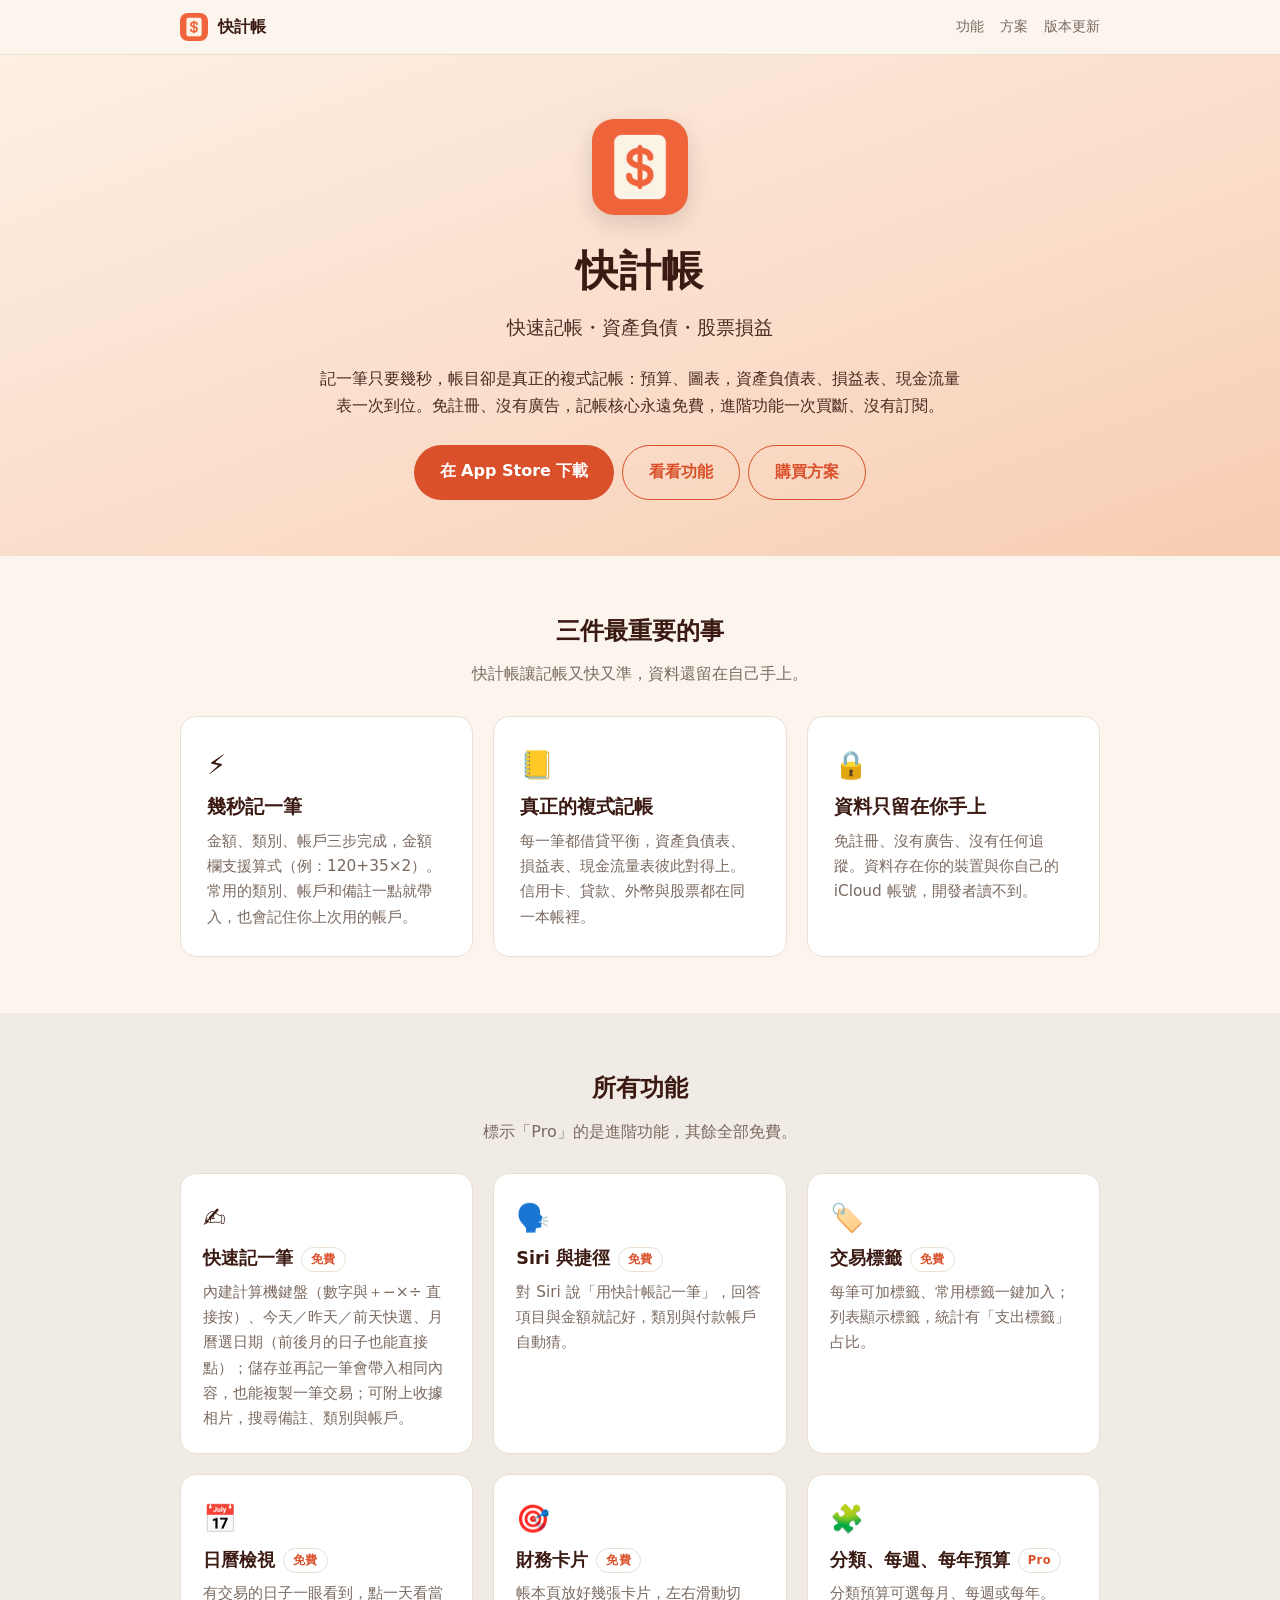
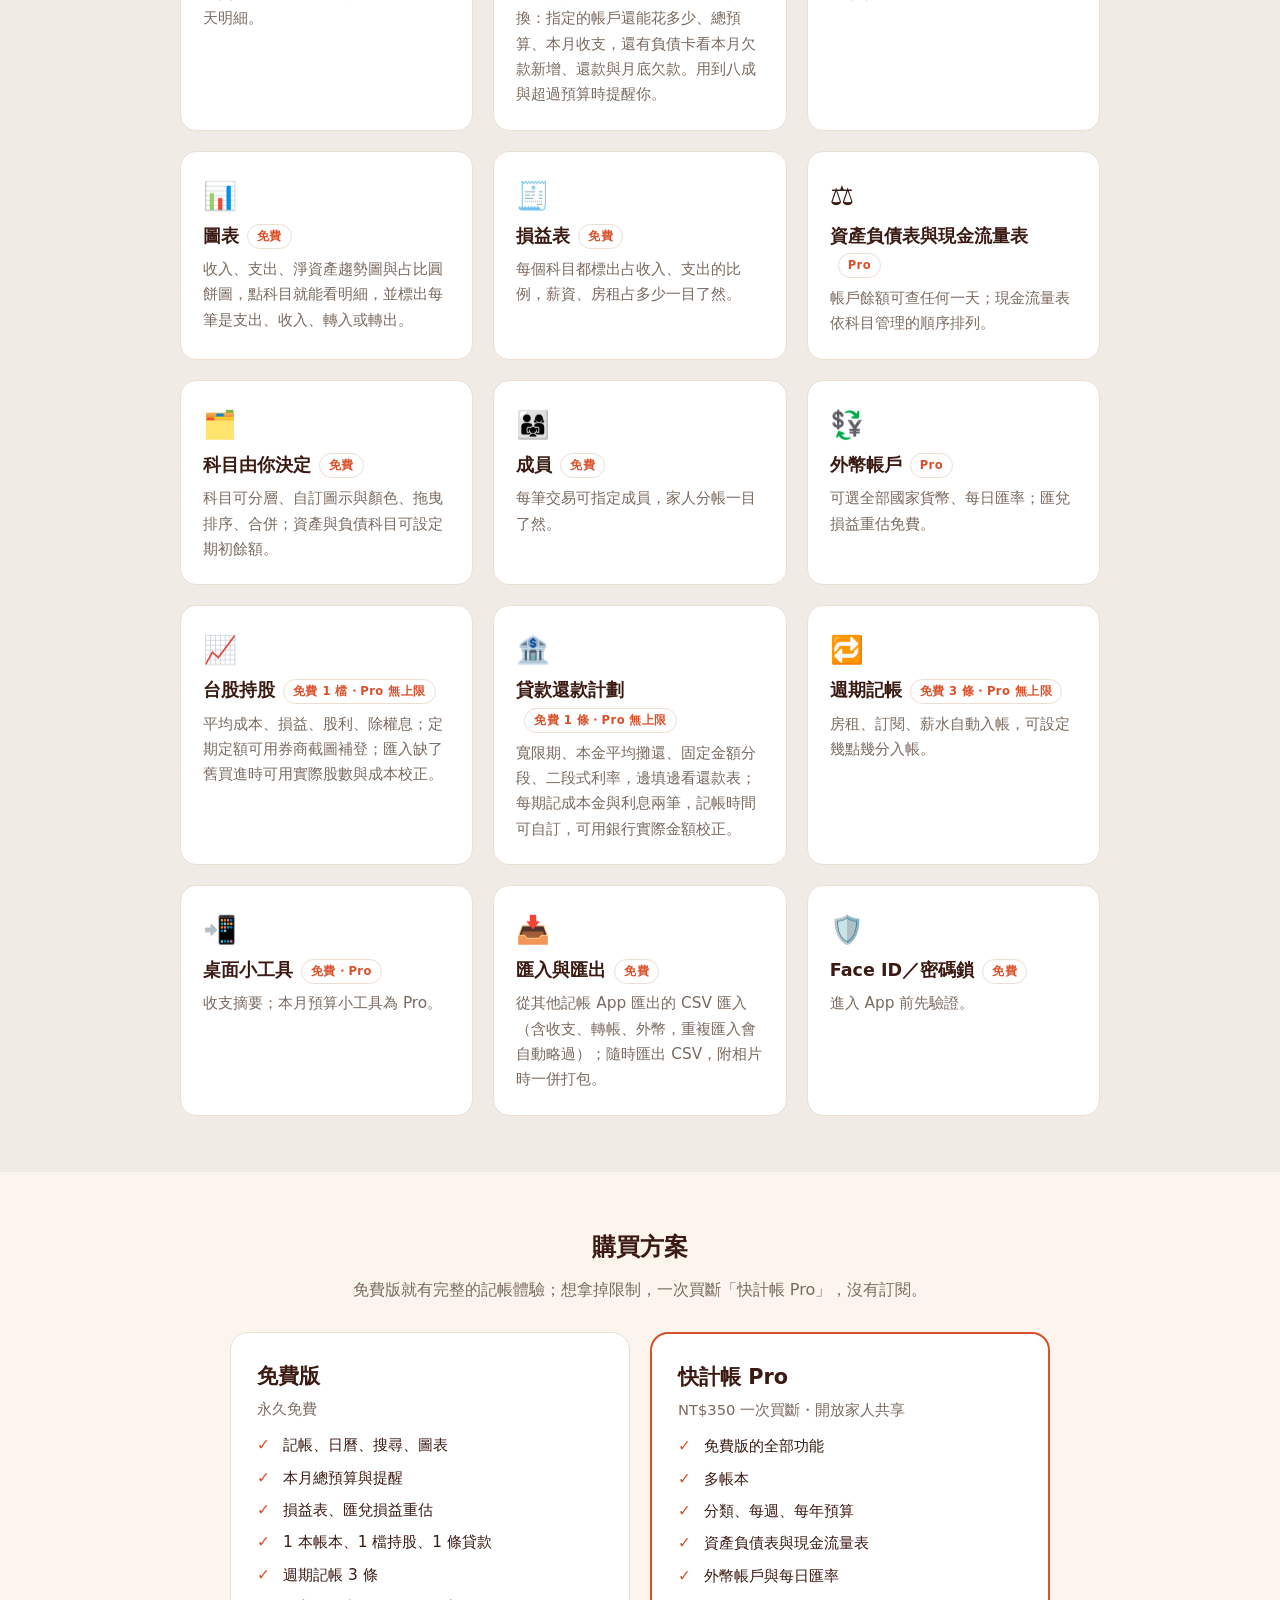
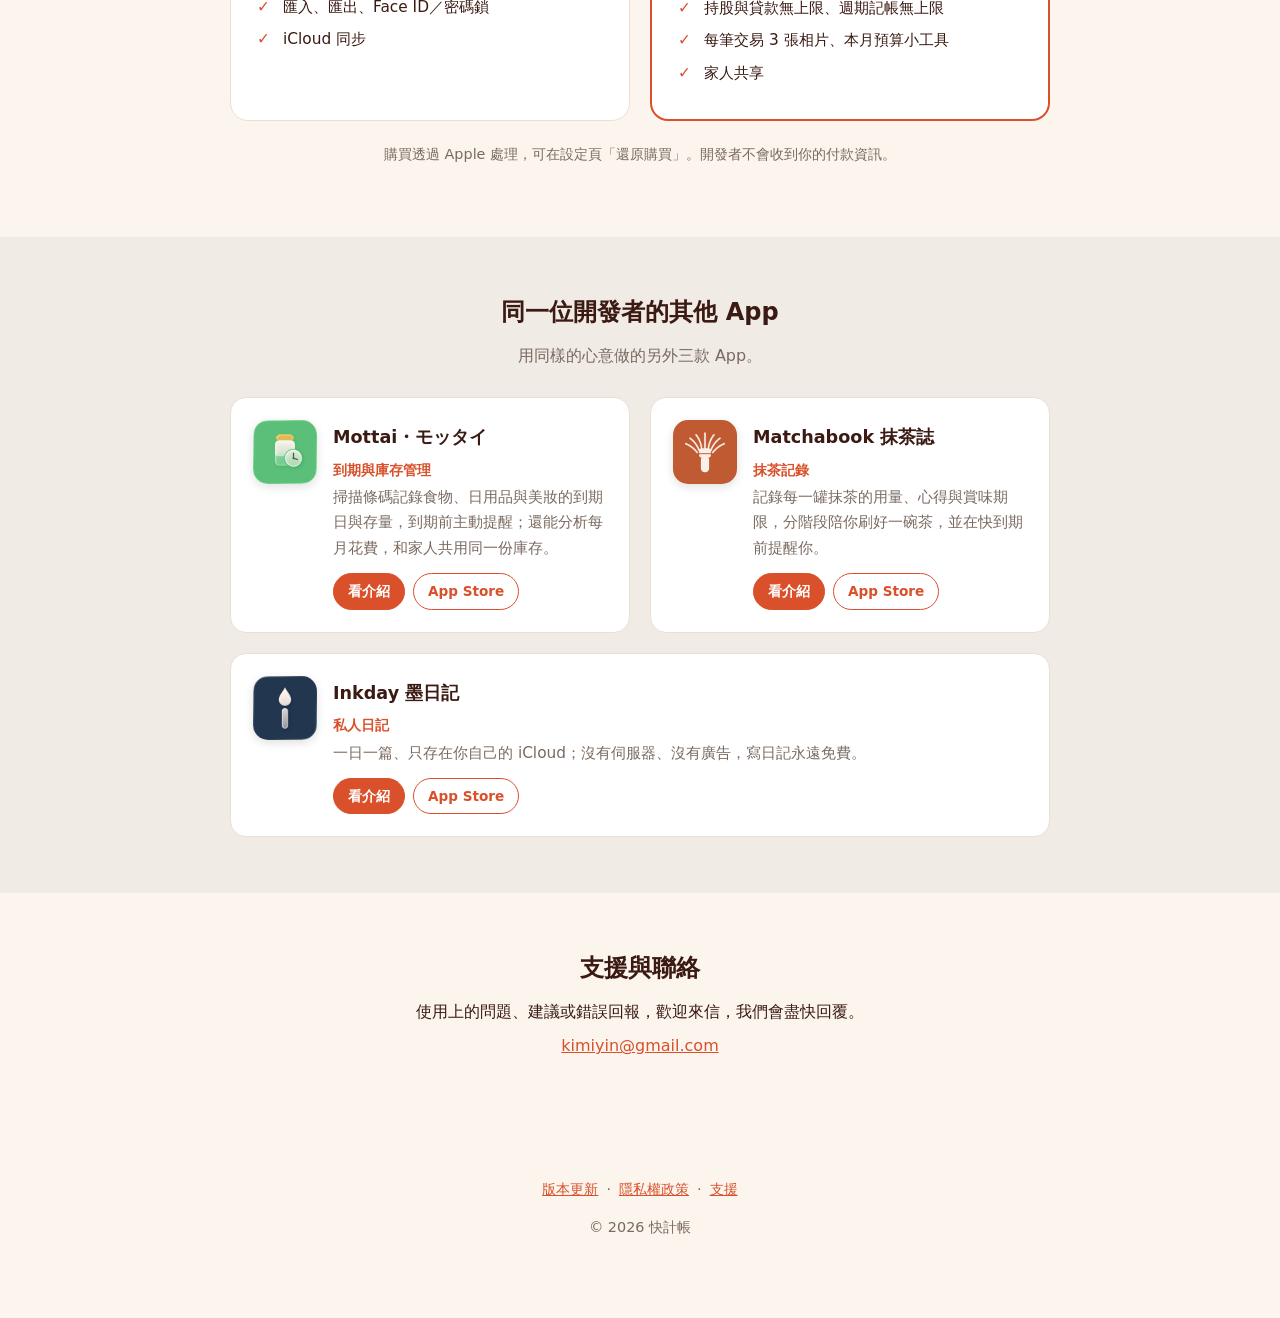
<file: index.html>
<!DOCTYPE html>
<html lang="zh-Hant">
<head>
<meta charset="utf-8">
<meta name="viewport" content="width=device-width, initial-scale=1">
<title>快計帳 — 快速記帳・資產負債・股票損益</title>
<meta name="description" content="記一筆只要幾秒，卻是真正的複式記帳：預算、圖表與資產負債表、損益表、現金流量表一次到位。免註冊、沒有廣告，進階功能一次買斷、沒有訂閱。">
<link rel="icon" href="favicon.ico" sizes="any">
<link rel="icon" type="image/png" sizes="32x32" href="favicon-32.png">
<link rel="apple-touch-icon" sizes="180x180" href="apple-touch-icon.png">
<link rel="manifest" href="site.webmanifest">
<meta name="apple-mobile-web-app-title" content="快計帳">
<meta name="theme-color" content="#FBF5EE" media="(prefers-color-scheme: light)">
<meta name="theme-color" content="#1C1210" media="(prefers-color-scheme: dark)">
<meta property="og:title" content="快計帳">
<meta property="og:description" content="記一筆只要幾秒，卻是真正的複式記帳">
<meta property="og:image" content="https://seanseanyin.github.io/quickledger-site/icon-512.png">
<link rel="canonical" href="https://seanseanyin.github.io/quickledger-site/">
<style>
  :root{
    --bg:#FBF5EE; --card:#FFFFFF; --border:#EBDFD2;
    --deep:#3A1A12; --accent:#D9502A; --muted:#7A6A60;
    --hero-a:#FDEFE3; --hero-b:#FADCC8; --hero-c:#F7CDB2;
    color-scheme: light dark;
  }
  @media (prefers-color-scheme: dark){
    :root{ --bg:#1C1210; --card:#271A16; --border:#3A2A24;
           --deep:#F3E8E0; --accent:#FF8A63; --muted:#B5A39A;
           --hero-a:#2E1B15; --hero-b:#3A211A; --hero-c:#44281F; }
  }
  *{box-sizing:border-box}
  html{scroll-behavior:smooth}
  body{margin:0;font-family:-apple-system,"PingFang TC","Noto Sans TC",system-ui,sans-serif;
       color:var(--deep);background:var(--bg);line-height:1.65;-webkit-font-smoothing:antialiased}
  a{color:var(--accent)}
  .wrap{max-width:960px;margin:0 auto;padding:0 20px}
  .topbar{position:sticky;top:0;z-index:10;background:color-mix(in srgb,var(--bg) 88%,transparent);
          backdrop-filter:saturate(1.4) blur(10px);-webkit-backdrop-filter:saturate(1.4) blur(10px);
          border-bottom:1px solid var(--border)}
  .topbar .wrap{display:flex;align-items:center;justify-content:space-between;gap:12px;min-height:54px}
  .topbrand{display:flex;align-items:center;gap:10px;font-weight:700;color:var(--deep);text-decoration:none}
  .topbrand img{width:28px;height:28px;border-radius:8px}
  .toplinks{display:flex;gap:16px;font-size:.9rem}
  .toplinks a{text-decoration:none;color:var(--muted)}
  header.hero{background:linear-gradient(160deg,var(--hero-a),var(--hero-b) 60%,var(--hero-c));
              padding:64px 0 56px;text-align:center}
  .appicon{width:96px;height:96px;border-radius:22px;box-shadow:0 8px 24px rgba(0,0,0,.14);margin-bottom:14px}
  .logo{font-size:2.6rem;font-weight:800;letter-spacing:.5px;color:var(--deep);margin:0}
  .tag{font-size:1.2rem;color:var(--deep);margin:.4rem 0 1.4rem;opacity:.9}
  .sub{max-width:640px;margin:0 auto;color:var(--deep);opacity:.92}
  .cta{display:inline-block;margin-top:26px;background:var(--accent);color:#fff;
       text-decoration:none;font-weight:700;padding:13px 26px;border-radius:999px}
  .cta.secondary{background:transparent;color:var(--accent);border:1.5px solid var(--accent)}
  .ctas{display:flex;flex-wrap:wrap;gap:8px;justify-content:center}
  .ctas .cta{margin:26px 0 0}
  section{padding:56px 0}
  h2{font-size:1.5rem;margin:0 0 10px;text-align:center}
  .lede{text-align:center;color:var(--muted);max-width:620px;margin:0 auto 28px}
  .grid{display:grid;grid-template-columns:repeat(auto-fit,minmax(250px,1fr));gap:20px}
  .grid.big{grid-template-columns:repeat(auto-fit,minmax(280px,1fr))}
  .card{background:var(--card);border:1px solid var(--border);border-radius:16px;padding:22px}
  .card h3{margin:.2rem 0 .4rem;font-size:1.1rem}
  .card p{margin:0;color:var(--muted);font-size:.96rem}
  .emoji{font-size:1.7rem}
  .pill{display:inline-block;font-size:.72rem;letter-spacing:.04em;color:var(--accent);
        border:1px solid var(--border);border-radius:999px;padding:2px 9px;margin-left:8px;vertical-align:middle;font-weight:600}
  .core .card{padding:26px}
  .core .card h3{font-size:1.2rem}
  .alt{background:#0000000a}
  @media (prefers-color-scheme: dark){ .alt{background:#ffffff08} }
  .plans{display:grid;grid-template-columns:repeat(auto-fit,minmax(280px,1fr));gap:20px;max-width:820px;margin:0 auto}
  .plan{background:var(--card);border:1px solid var(--border);border-radius:18px;padding:26px}
  .plan.pro{border:2px solid var(--accent)}
  .plan h3{margin:0 0 4px;font-size:1.3rem}
  .plan .price{color:var(--muted);font-size:.92rem;margin-bottom:12px}
  .plan ul{margin:0;padding-left:0;list-style:none}
  .plan li{margin:7px 0;padding-left:26px;position:relative;font-size:.96rem}
  .plan li::before{content:"✓";position:absolute;left:0;color:var(--accent);font-weight:800}
  .note{text-align:center;color:var(--muted);font-size:.9rem;margin-top:22px}
  .apps{display:grid;grid-template-columns:repeat(auto-fit,minmax(300px,1fr));gap:20px;max-width:820px;margin:0 auto}
  .card.app{display:flex;gap:16px;align-items:flex-start}
  .card.app img{width:64px;height:64px;border-radius:15px;flex:none;box-shadow:0 3px 10px rgba(0,0,0,.12)}
  .apps>.card.app:last-child:nth-child(odd){grid-column:1/-1}
  .apptag{color:var(--accent);font-size:.85rem;font-weight:600;margin-bottom:4px}
  .applinks{display:flex;gap:8px;margin-top:12px;flex-wrap:wrap}
  .mini{display:inline-block;background:var(--accent);color:#fff;text-decoration:none;font-weight:700;font-size:.85rem;padding:6px 14px;border-radius:999px;border:1.5px solid var(--accent)}
  .mini.ghost{background:transparent;color:var(--accent)}
  .support{text-align:center}
  .support p{max-width:560px;margin:8px auto}
  footer{padding:40px 0 64px;text-align:center;color:var(--muted);font-size:.9rem}
  footer a{margin:0 8px}
</style>
</head>
<body>
<div class="topbar">
  <div class="wrap">
    <a class="topbrand" href="#top"><img src="icon-192.png" alt="" width="28" height="28">快計帳</a>
    <div class="toplinks"><a href="#features">功能</a><a href="#pricing">方案</a><a href="changelog.html">版本更新</a></div>
  </div>
</div>

<header class="hero" id="top">
  <div class="wrap">
    <img class="appicon" src="icon-512.png" alt="快計帳 App 圖示" width="96" height="96">
    <h1 class="logo">快計帳</h1>
    <div class="tag">快速記帳・資產負債・股票損益</div>
    <p class="sub">記一筆只要幾秒，帳目卻是真正的複式記帳：預算、圖表，資產負債表、損益表、現金流量表一次到位。免註冊、沒有廣告，記帳核心永遠免費，進階功能一次買斷、沒有訂閱。</p>
    <div class="ctas">
      <a class="cta" href="https://apps.apple.com/app/id6822776320">在 App Store 下載</a>
      <a class="cta secondary" href="#features">看看功能</a>
      <a class="cta secondary" href="#pricing">購買方案</a>
    </div>
  </div>
</header>

<section id="core" class="core">
  <div class="wrap">
    <h2>三件最重要的事</h2>
    <p class="lede">快計帳讓記帳又快又準，資料還留在自己手上。</p>
    <div class="grid big">
      <div class="card"><div class="emoji">⚡</div><h3>幾秒記一筆</h3><p>金額、類別、帳戶三步完成，金額欄支援算式（例：120+35×2）。常用的類別、帳戶和備註一點就帶入，也會記住你上次用的帳戶。</p></div>
      <div class="card"><div class="emoji">📒</div><h3>真正的複式記帳</h3><p>每一筆都借貸平衡，資產負債表、損益表、現金流量表彼此對得上。信用卡、貸款、外幣與股票都在同一本帳裡。</p></div>
      <div class="card"><div class="emoji">🔒</div><h3>資料只留在你手上</h3><p>免註冊、沒有廣告、沒有任何追蹤。資料存在你的裝置與你自己的 iCloud 帳號，開發者讀不到。</p></div>
    </div>
  </div>
</section>

<section id="features" class="alt">
  <div class="wrap">
    <h2>所有功能</h2>
    <p class="lede">標示「Pro」的是進階功能，其餘全部免費。</p>
    <div class="grid">
      <div class="card"><div class="emoji">✍️</div><h3>快速記一筆<span class="pill">免費</span></h3><p>內建計算機鍵盤（數字與＋−×÷ 直接按）、今天／昨天／前天快選、月曆選日期（前後月的日子也能直接點）；儲存並再記一筆會帶入相同內容，也能複製一筆交易；可附上收據相片，搜尋備註、類別與帳戶。</p></div>
      <div class="card"><div class="emoji">🗣️</div><h3>Siri 與捷徑<span class="pill">免費</span></h3><p>對 Siri 說「用快計帳記一筆」，回答項目與金額就記好，類別與付款帳戶自動猜。</p></div>
      <div class="card"><div class="emoji">🏷️</div><h3>交易標籤<span class="pill">免費</span></h3><p>每筆可加標籤、常用標籤一鍵加入；列表顯示標籤，統計有「支出標籤」占比。</p></div>
      <div class="card"><div class="emoji">📅</div><h3>日曆檢視<span class="pill">免費</span></h3><p>有交易的日子一眼看到，點一天看當天明細。</p></div>
      <div class="card"><div class="emoji">🎯</div><h3>財務卡片<span class="pill">免費</span></h3><p>帳本頁放好幾張卡片，左右滑動切換：指定的帳戶還能花多少、總預算、本月收支，還有負債卡看本月欠款新增、還款與月底欠款。用到八成與超過預算時提醒你。</p></div>
      <div class="card"><div class="emoji">🧩</div><h3>分類、每週、每年預算<span class="pill">Pro</span></h3><p>分類預算可選每月、每週或每年。</p></div>
      <div class="card"><div class="emoji">📊</div><h3>圖表<span class="pill">免費</span></h3><p>收入、支出、淨資產趨勢圖與占比圓餅圖，點科目就能看明細，並標出每筆是支出、收入、轉入或轉出。</p></div>
      <div class="card"><div class="emoji">🧾</div><h3>損益表<span class="pill">免費</span></h3><p>每個科目都標出占收入、支出的比例，薪資、房租占多少一目了然。</p></div>
      <div class="card"><div class="emoji">⚖️</div><h3>資產負債表與現金流量表<span class="pill">Pro</span></h3><p>帳戶餘額可查任何一天；現金流量表依科目管理的順序排列。</p></div>
      <div class="card"><div class="emoji">🗂️</div><h3>科目由你決定<span class="pill">免費</span></h3><p>科目可分層、自訂圖示與顏色、拖曳排序、合併；資產與負債科目可設定期初餘額。</p></div>
      <div class="card"><div class="emoji">👨‍👩‍👧</div><h3>成員<span class="pill">免費</span></h3><p>每筆交易可指定成員，家人分帳一目了然。</p></div>
      <div class="card"><div class="emoji">💱</div><h3>外幣帳戶<span class="pill">Pro</span></h3><p>可選全部國家貨幣、每日匯率；匯兌損益重估免費。</p></div>
      <div class="card"><div class="emoji">📈</div><h3>台股持股<span class="pill">免費 1 檔・Pro 無上限</span></h3><p>平均成本、損益、股利、除權息；定期定額可用券商截圖補登；匯入缺了舊買進時可用實際股數與成本校正。</p></div>
      <div class="card"><div class="emoji">🏦</div><h3>貸款還款計劃<span class="pill">免費 1 條・Pro 無上限</span></h3><p>寬限期、本金平均攤還、固定金額分段、二段式利率，邊填邊看還款表；每期記成本金與利息兩筆，記帳時間可自訂，可用銀行實際金額校正。</p></div>
      <div class="card"><div class="emoji">🔁</div><h3>週期記帳<span class="pill">免費 3 條・Pro 無上限</span></h3><p>房租、訂閱、薪水自動入帳，可設定幾點幾分入帳。</p></div>
      <div class="card"><div class="emoji">📲</div><h3>桌面小工具<span class="pill">免費・Pro</span></h3><p>收支摘要；本月預算小工具為 Pro。</p></div>
      <div class="card"><div class="emoji">📥</div><h3>匯入與匯出<span class="pill">免費</span></h3><p>從其他記帳 App 匯出的 CSV 匯入（含收支、轉帳、外幣，重複匯入會自動略過）；隨時匯出 CSV，附相片時一併打包。</p></div>
      <div class="card"><div class="emoji">🛡️</div><h3>Face ID／密碼鎖<span class="pill">免費</span></h3><p>進入 App 前先驗證。</p></div>
    </div>
  </div>
</section>

<section id="pricing">
  <div class="wrap">
    <h2>購買方案</h2>
    <p class="lede">免費版就有完整的記帳體驗；想拿掉限制，一次買斷「快計帳 Pro」，沒有訂閱。</p>
    <div class="plans">
      <div class="plan"><h3>免費版</h3><div class="price">永久免費</div><ul><li>記帳、日曆、搜尋、圖表</li><li>本月總預算與提醒</li><li>損益表、匯兌損益重估</li><li>1 本帳本、1 檔持股、1 條貸款</li><li>週期記帳 3 條</li><li>匯入、匯出、Face ID／密碼鎖</li><li>iCloud 同步</li></ul></div>
      <div class="plan pro"><h3>快計帳 Pro</h3><div class="price">NT$350 一次買斷・開放家人共享</div><ul><li>免費版的全部功能</li><li>多帳本</li><li>分類、每週、每年預算</li><li>資產負債表與現金流量表</li><li>外幣帳戶與每日匯率</li><li>持股與貸款無上限、週期記帳無上限</li><li>每筆交易 3 張相片、本月預算小工具</li><li>家人共享</li></ul></div>
    </div>
    <p class="note">購買透過 Apple 處理，可在設定頁「還原購買」。開發者不會收到你的付款資訊。</p>
  </div>
</section>

<section id="apps" class="alt">
  <div class="wrap">
    <h2>同一位開發者的其他 App</h2>
    <p class="lede">用同樣的心意做的另外三款 App。</p>
    <div class="apps">
      <div class="card app"><img src="mottai-icon.png" alt="" width="64" height="64"><div><h3>Mottai・モッタイ</h3><div class="apptag">到期與庫存管理</div><p>掃描條碼記錄食物、日用品與美妝的到期日與存量，到期前主動提醒；還能分析每月花費，和家人共用同一份庫存。</p><div class="applinks"><a class="mini" href="https://seanseanyin.github.io/mottai-site/">看介紹</a><a class="mini ghost" href="https://apps.apple.com/app/id6793061733">App Store</a></div></div></div>
      <div class="card app"><img src="matchabook-icon.png" alt="" width="64" height="64"><div><h3>Matchabook 抹茶誌</h3><div class="apptag">抹茶記錄</div><p>記錄每一罐抹茶的用量、心得與賞味期限，分階段陪你刷好一碗茶，並在快到期前提醒你。</p><div class="applinks"><a class="mini" href="https://seanseanyin.github.io/matchabook-site/">看介紹</a><a class="mini ghost" href="https://apps.apple.com/app/id6787303953">App Store</a></div></div></div>
      <div class="card app"><img src="inkday-icon.png" alt="" width="64" height="64"><div><h3>Inkday 墨日記</h3><div class="apptag">私人日記</div><p>一日一篇、只存在你自己的 iCloud；沒有伺服器、沒有廣告，寫日記永遠免費。</p><div class="applinks"><a class="mini" href="https://seanseanyin.github.io/inkday-site/">看介紹</a><a class="mini ghost" href="https://apps.apple.com/app/id6797171199">App Store</a></div></div></div>
    </div>
  </div>
</section>

<section id="support" class="support">
  <div class="wrap">
    <h2>支援與聯絡</h2>
    <p>使用上的問題、建議或錯誤回報，歡迎來信，我們會盡快回覆。</p>
    <p><a href="mailto:kimiyin@gmail.com">kimiyin@gmail.com</a></p>
  </div>
</section>

<footer>
  <div class="wrap">
    <p><a href="changelog.html">版本更新</a>·<a href="privacy.html">隱私權政策</a>·<a href="support.html">支援</a></p>
    <p>© 2026 快計帳</p>
  </div>
</footer>
</body>
</html>
</file>
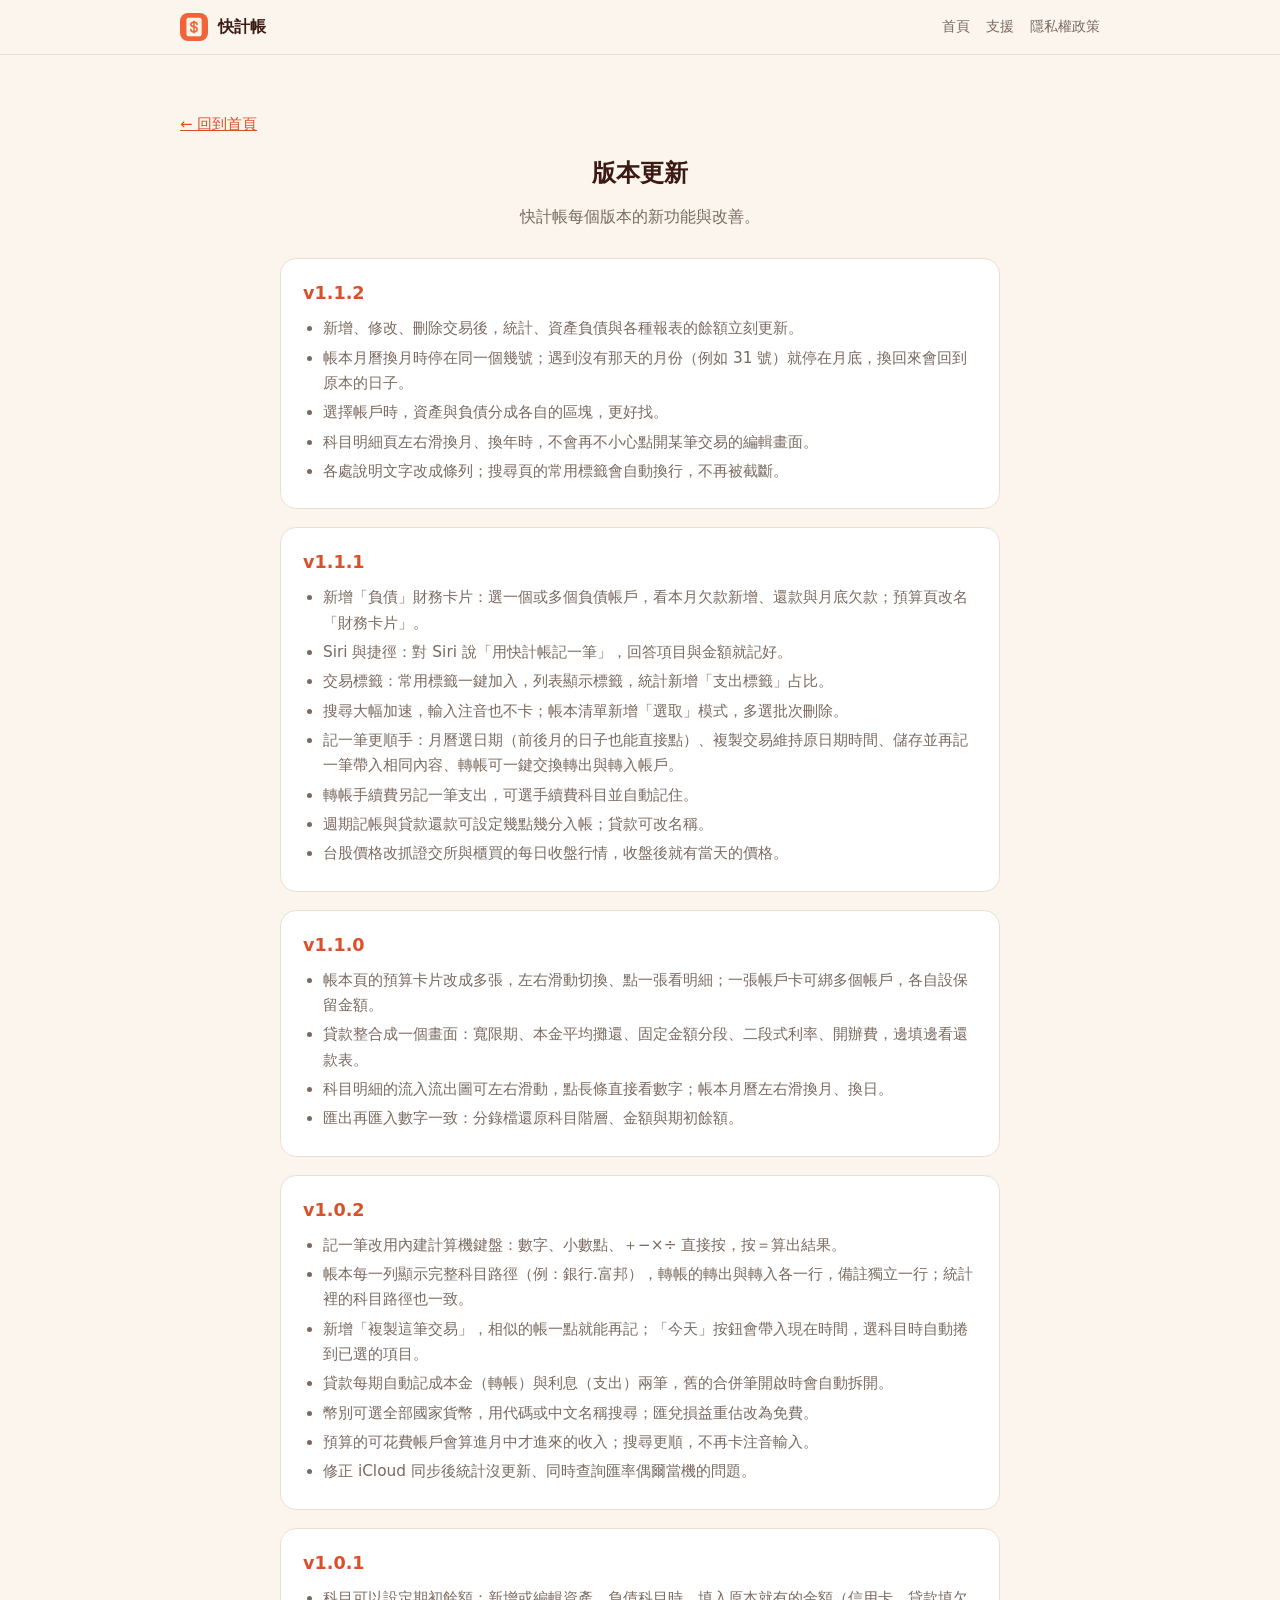
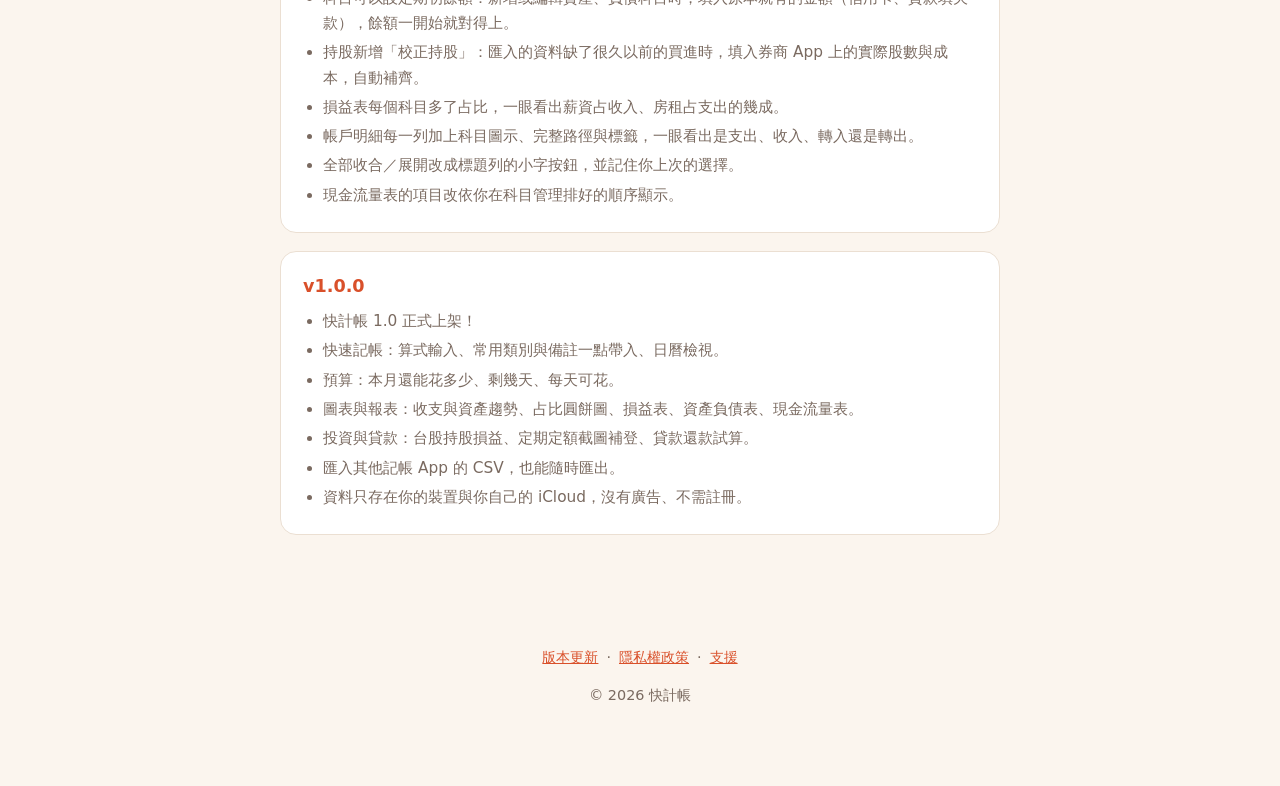
<file: changelog.html>
<!DOCTYPE html>
<html lang="zh-Hant">
<head>
<meta charset="utf-8">
<meta name="viewport" content="width=device-width, initial-scale=1">
<title>快計帳 — 版本更新</title>
<meta name="description" content="快計帳的版本更新紀錄。">
<link rel="icon" href="favicon.ico" sizes="any">
<link rel="icon" type="image/png" sizes="32x32" href="favicon-32.png">
<link rel="apple-touch-icon" sizes="180x180" href="apple-touch-icon.png">
<link rel="manifest" href="site.webmanifest">
<meta name="apple-mobile-web-app-title" content="快計帳">
<meta name="theme-color" content="#FBF5EE" media="(prefers-color-scheme: light)">
<meta name="theme-color" content="#1C1210" media="(prefers-color-scheme: dark)">
<style>
  :root{
    --bg:#FBF5EE; --card:#FFFFFF; --border:#EBDFD2;
    --deep:#3A1A12; --accent:#D9502A; --muted:#7A6A60;
    --hero-a:#FDEFE3; --hero-b:#FADCC8; --hero-c:#F7CDB2;
    color-scheme: light dark;
  }
  @media (prefers-color-scheme: dark){
    :root{ --bg:#1C1210; --card:#271A16; --border:#3A2A24;
           --deep:#F3E8E0; --accent:#FF8A63; --muted:#B5A39A;
           --hero-a:#2E1B15; --hero-b:#3A211A; --hero-c:#44281F; }
  }
  *{box-sizing:border-box}
  html{scroll-behavior:smooth}
  body{margin:0;font-family:-apple-system,"PingFang TC","Noto Sans TC",system-ui,sans-serif;
       color:var(--deep);background:var(--bg);line-height:1.65;-webkit-font-smoothing:antialiased}
  a{color:var(--accent)}
  .wrap{max-width:960px;margin:0 auto;padding:0 20px}
  .topbar{position:sticky;top:0;z-index:10;background:color-mix(in srgb,var(--bg) 88%,transparent);
          backdrop-filter:saturate(1.4) blur(10px);-webkit-backdrop-filter:saturate(1.4) blur(10px);
          border-bottom:1px solid var(--border)}
  .topbar .wrap{display:flex;align-items:center;justify-content:space-between;gap:12px;min-height:54px}
  .topbrand{display:flex;align-items:center;gap:10px;font-weight:700;color:var(--deep);text-decoration:none}
  .topbrand img{width:28px;height:28px;border-radius:8px}
  .toplinks{display:flex;gap:16px;font-size:.9rem}
  .toplinks a{text-decoration:none;color:var(--muted)}
  header.hero{background:linear-gradient(160deg,var(--hero-a),var(--hero-b) 60%,var(--hero-c));
              padding:64px 0 56px;text-align:center}
  .appicon{width:96px;height:96px;border-radius:22px;box-shadow:0 8px 24px rgba(0,0,0,.14);margin-bottom:14px}
  .logo{font-size:2.6rem;font-weight:800;letter-spacing:.5px;color:var(--deep);margin:0}
  .tag{font-size:1.2rem;color:var(--deep);margin:.4rem 0 1.4rem;opacity:.9}
  .sub{max-width:640px;margin:0 auto;color:var(--deep);opacity:.92}
  .cta{display:inline-block;margin-top:26px;background:var(--accent);color:#fff;
       text-decoration:none;font-weight:700;padding:13px 26px;border-radius:999px}
  .cta.secondary{background:transparent;color:var(--accent);border:1.5px solid var(--accent)}
  .ctas{display:flex;flex-wrap:wrap;gap:8px;justify-content:center}
  .ctas .cta{margin:26px 0 0}
  section{padding:56px 0}
  h2{font-size:1.5rem;margin:0 0 10px;text-align:center}
  .lede{text-align:center;color:var(--muted);max-width:620px;margin:0 auto 28px}
  .grid{display:grid;grid-template-columns:repeat(auto-fit,minmax(250px,1fr));gap:20px}
  .grid.big{grid-template-columns:repeat(auto-fit,minmax(280px,1fr))}
  .card{background:var(--card);border:1px solid var(--border);border-radius:16px;padding:22px}
  .card h3{margin:.2rem 0 .4rem;font-size:1.1rem}
  .card p{margin:0;color:var(--muted);font-size:.96rem}
  .emoji{font-size:1.7rem}
  .pill{display:inline-block;font-size:.72rem;letter-spacing:.04em;color:var(--accent);
        border:1px solid var(--border);border-radius:999px;padding:2px 9px;margin-left:8px;vertical-align:middle;font-weight:600}
  .core .card{padding:26px}
  .core .card h3{font-size:1.2rem}
  .alt{background:#0000000a}
  @media (prefers-color-scheme: dark){ .alt{background:#ffffff08} }
  .plans{display:grid;grid-template-columns:repeat(auto-fit,minmax(280px,1fr));gap:20px;max-width:820px;margin:0 auto}
  .plan{background:var(--card);border:1px solid var(--border);border-radius:18px;padding:26px}
  .plan.pro{border:2px solid var(--accent)}
  .plan h3{margin:0 0 4px;font-size:1.3rem}
  .plan .price{color:var(--muted);font-size:.92rem;margin-bottom:12px}
  .plan ul{margin:0;padding-left:0;list-style:none}
  .plan li{margin:7px 0;padding-left:26px;position:relative;font-size:.96rem}
  .plan li::before{content:"✓";position:absolute;left:0;color:var(--accent);font-weight:800}
  .note{text-align:center;color:var(--muted);font-size:.9rem;margin-top:22px}
  .apps{display:grid;grid-template-columns:repeat(auto-fit,minmax(300px,1fr));gap:20px;max-width:820px;margin:0 auto}
  .card.app{display:flex;gap:16px;align-items:flex-start}
  .card.app img{width:64px;height:64px;border-radius:15px;flex:none;box-shadow:0 3px 10px rgba(0,0,0,.12)}
  .apps>.card.app:last-child:nth-child(odd){grid-column:1/-1}
  .apptag{color:var(--accent);font-size:.85rem;font-weight:600;margin-bottom:4px}
  .applinks{display:flex;gap:8px;margin-top:12px;flex-wrap:wrap}
  .mini{display:inline-block;background:var(--accent);color:#fff;text-decoration:none;font-weight:700;font-size:.85rem;padding:6px 14px;border-radius:999px;border:1.5px solid var(--accent)}
  .mini.ghost{background:transparent;color:var(--accent)}
  .support{text-align:center}
  .support p{max-width:560px;margin:8px auto}
  footer{padding:40px 0 64px;text-align:center;color:var(--muted);font-size:.9rem}
  footer a{margin:0 8px}

  .vers{max-width:720px;margin:0 auto;display:flex;flex-direction:column;gap:18px}
  .ver{background:var(--card);border:1px solid var(--border);border-radius:16px;padding:20px 22px}
  .vhead{display:flex;align-items:baseline;gap:10px;margin-bottom:8px;flex-wrap:wrap}
  .vnum{font-weight:800;color:var(--accent);font-size:1.1rem}
  .vdate{color:var(--muted);font-size:.85rem}
  .ver ul{margin:0;padding-left:20px;color:var(--muted);font-size:.96rem}
  .ver li{margin:4px 0}
  .back{display:inline-block;margin:0 0 18px;font-size:.92rem}
</style>
</head>
<body>
<div class="topbar">
  <div class="wrap">
    <a class="topbrand" href="./"><img src="icon-192.png" alt="" width="28" height="28">快計帳</a>
    <div class="toplinks"><a href="./">首頁</a><a href="support.html">支援</a><a href="privacy.html">隱私權政策</a></div>
  </div>
</div>
<section>
  <div class="wrap">
    <a class="back" href="./">← 回到首頁</a>
    <h2>版本更新</h2>
    <p class="lede">快計帳每個版本的新功能與改善。</p>
    <div class="vers">
      <div class="ver"><div class="vhead"><span class="vnum">v1.1.2</span></div><ul><li>新增、修改、刪除交易後，統計、資產負債與各種報表的餘額立刻更新。</li><li>帳本月曆換月時停在同一個幾號；遇到沒有那天的月份（例如 31 號）就停在月底，換回來會回到原本的日子。</li><li>選擇帳戶時，資產與負債分成各自的區塊，更好找。</li><li>科目明細頁左右滑換月、換年時，不會再不小心點開某筆交易的編輯畫面。</li><li>各處說明文字改成條列；搜尋頁的常用標籤會自動換行，不再被截斷。</li></ul></div>
      <div class="ver"><div class="vhead"><span class="vnum">v1.1.1</span></div><ul><li>新增「負債」財務卡片：選一個或多個負債帳戶，看本月欠款新增、還款與月底欠款；預算頁改名「財務卡片」。</li><li>Siri 與捷徑：對 Siri 說「用快計帳記一筆」，回答項目與金額就記好。</li><li>交易標籤：常用標籤一鍵加入，列表顯示標籤，統計新增「支出標籤」占比。</li><li>搜尋大幅加速，輸入注音也不卡；帳本清單新增「選取」模式，多選批次刪除。</li><li>記一筆更順手：月曆選日期（前後月的日子也能直接點）、複製交易維持原日期時間、儲存並再記一筆帶入相同內容、轉帳可一鍵交換轉出與轉入帳戶。</li><li>轉帳手續費另記一筆支出，可選手續費科目並自動記住。</li><li>週期記帳與貸款還款可設定幾點幾分入帳；貸款可改名稱。</li><li>台股價格改抓證交所與櫃買的每日收盤行情，收盤後就有當天的價格。</li></ul></div>
      <div class="ver"><div class="vhead"><span class="vnum">v1.1.0</span></div><ul><li>帳本頁的預算卡片改成多張，左右滑動切換、點一張看明細；一張帳戶卡可綁多個帳戶，各自設保留金額。</li><li>貸款整合成一個畫面：寬限期、本金平均攤還、固定金額分段、二段式利率、開辦費，邊填邊看還款表。</li><li>科目明細的流入流出圖可左右滑動，點長條直接看數字；帳本月曆左右滑換月、換日。</li><li>匯出再匯入數字一致：分錄檔還原科目階層、金額與期初餘額。</li></ul></div>
      <div class="ver"><div class="vhead"><span class="vnum">v1.0.2</span></div><ul><li>記一筆改用內建計算機鍵盤：數字、小數點、＋−×÷ 直接按，按＝算出結果。</li><li>帳本每一列顯示完整科目路徑（例：銀行.富邦），轉帳的轉出與轉入各一行，備註獨立一行；統計裡的科目路徑也一致。</li><li>新增「複製這筆交易」，相似的帳一點就能再記；「今天」按鈕會帶入現在時間，選科目時自動捲到已選的項目。</li><li>貸款每期自動記成本金（轉帳）與利息（支出）兩筆，舊的合併筆開啟時會自動拆開。</li><li>幣別可選全部國家貨幣，用代碼或中文名稱搜尋；匯兌損益重估改為免費。</li><li>預算的可花費帳戶會算進月中才進來的收入；搜尋更順，不再卡注音輸入。</li><li>修正 iCloud 同步後統計沒更新、同時查詢匯率偶爾當機的問題。</li></ul></div>
      <div class="ver"><div class="vhead"><span class="vnum">v1.0.1</span></div><ul><li>科目可以設定期初餘額：新增或編輯資產、負債科目時，填入原本就有的金額（信用卡、貸款填欠款），餘額一開始就對得上。</li><li>持股新增「校正持股」：匯入的資料缺了很久以前的買進時，填入券商 App 上的實際股數與成本，自動補齊。</li><li>損益表每個科目多了占比，一眼看出薪資占收入、房租占支出的幾成。</li><li>帳戶明細每一列加上科目圖示、完整路徑與標籤，一眼看出是支出、收入、轉入還是轉出。</li><li>全部收合／展開改成標題列的小字按鈕，並記住你上次的選擇。</li><li>現金流量表的項目改依你在科目管理排好的順序顯示。</li></ul></div>
      <div class="ver"><div class="vhead"><span class="vnum">v1.0.0</span></div><ul><li>快計帳 1.0 正式上架！</li><li>快速記帳：算式輸入、常用類別與備註一點帶入、日曆檢視。</li><li>預算：本月還能花多少、剩幾天、每天可花。</li><li>圖表與報表：收支與資產趨勢、占比圓餅圖、損益表、資產負債表、現金流量表。</li><li>投資與貸款：台股持股損益、定期定額截圖補登、貸款還款試算。</li><li>匯入其他記帳 App 的 CSV，也能隨時匯出。</li><li>資料只存在你的裝置與你自己的 iCloud，沒有廣告、不需註冊。</li></ul></div>
    </div>
  </div>
</section>
<footer>
  <div class="wrap">
    <p><a href="changelog.html">版本更新</a>·<a href="privacy.html">隱私權政策</a>·<a href="support.html">支援</a></p>
    <p>© 2026 快計帳</p>
  </div>
</footer>
</body>
</html>
</file>
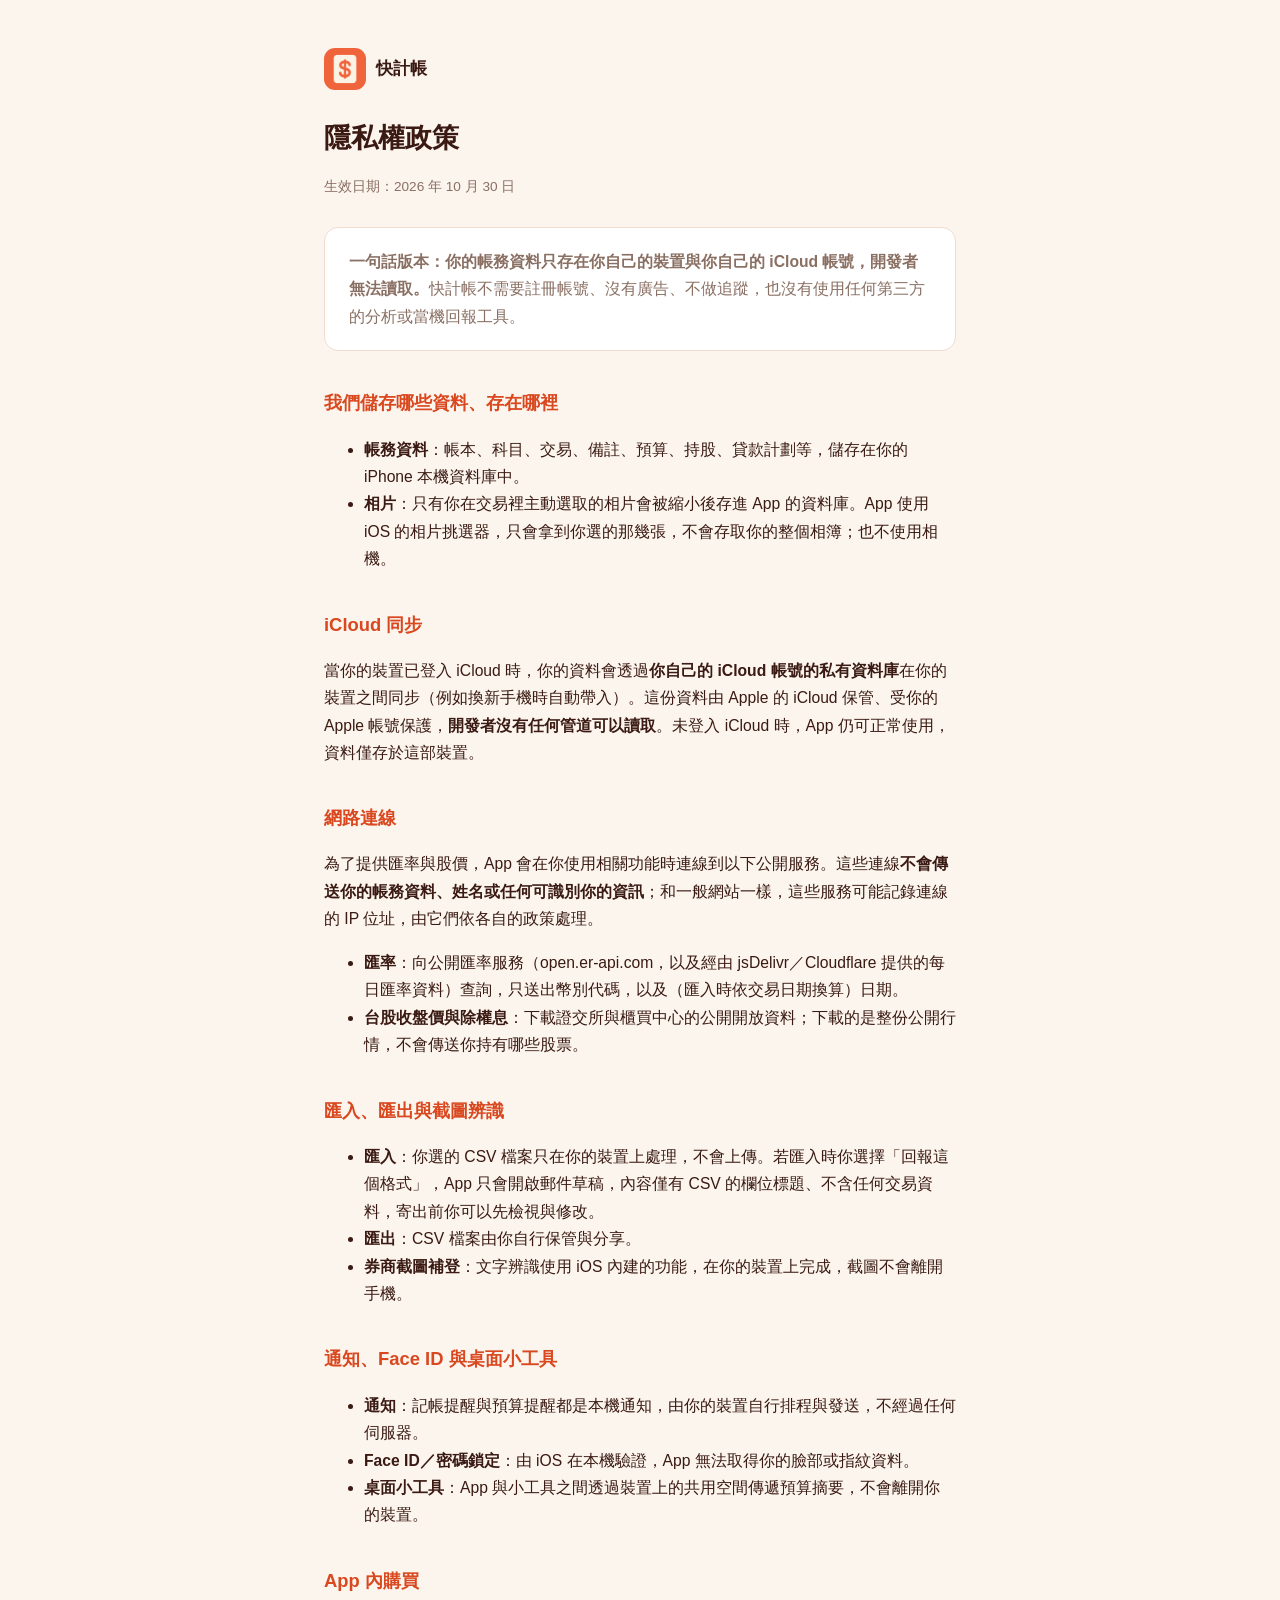
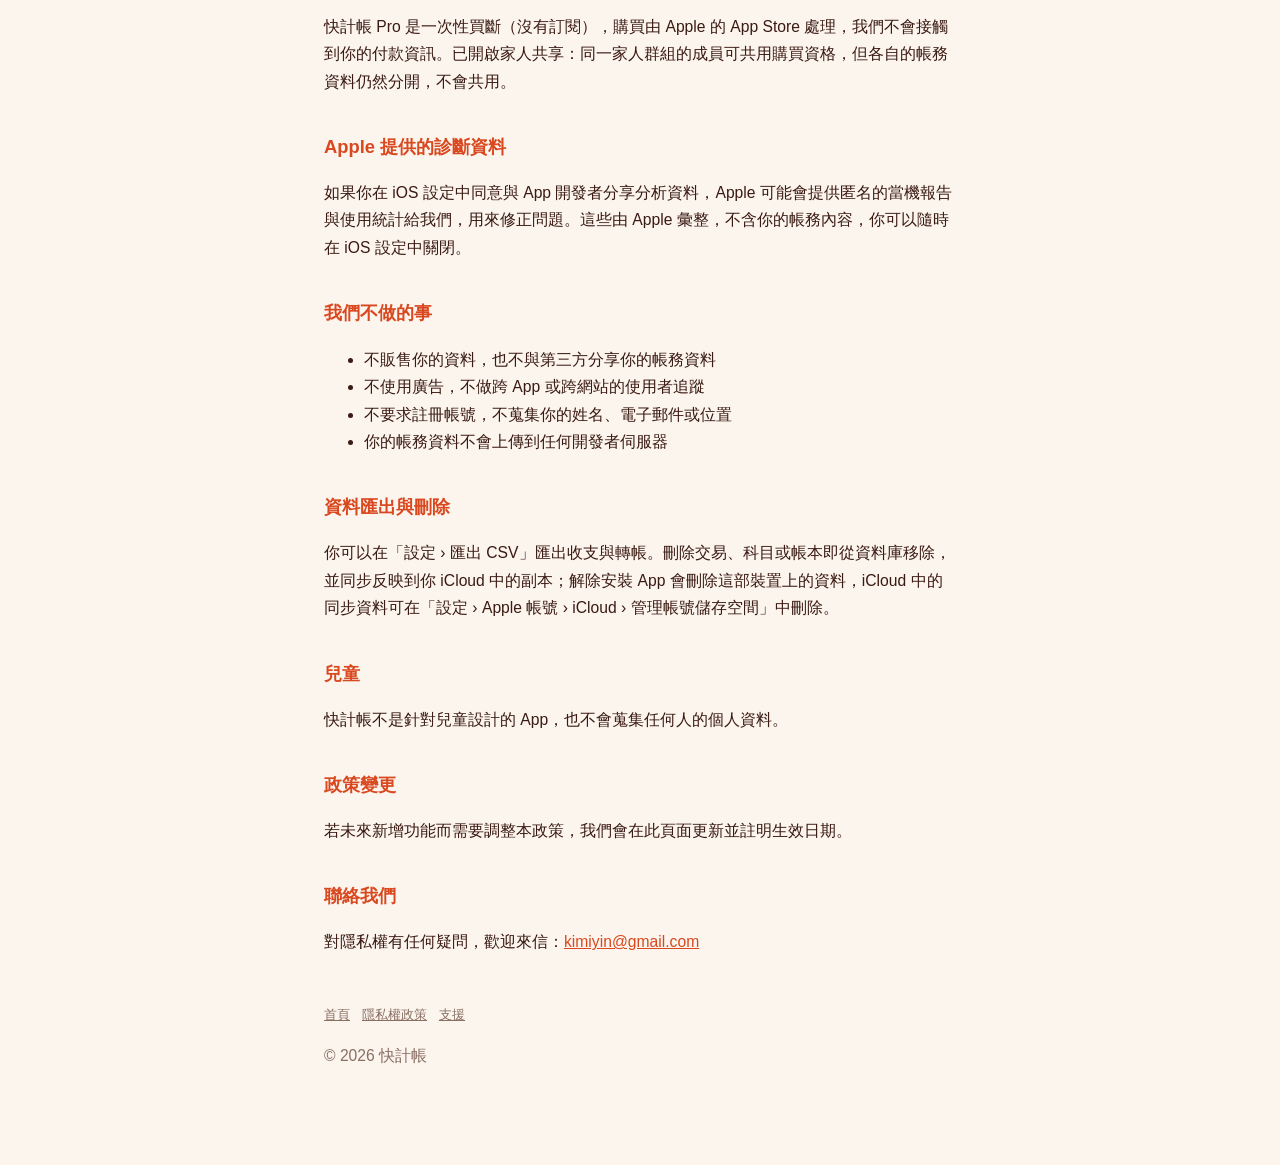
<file: privacy.html>
<!DOCTYPE html>
<html lang="zh-Hant">
<head>
<meta charset="utf-8">
<meta name="viewport" content="width=device-width, initial-scale=1">
<title>隱私權政策 — 快計帳</title>
<meta name="description" content="快計帳的隱私權政策：資料只存在你的裝置與你自己的 iCloud，不蒐集個人資料。">
<link rel="icon" href="favicon.ico" sizes="any">
<link rel="icon" type="image/png" sizes="32x32" href="favicon-32.png">
<link rel="apple-touch-icon" sizes="180x180" href="apple-touch-icon.png">
<link rel="manifest" href="site.webmanifest">
<meta name="apple-mobile-web-app-title" content="快計帳">
<link rel="stylesheet" href="style.css">
</head>
<body>
<main>
  <div class="brand"><a href="./"><img src="icon-192.png" alt="" width="42" height="42"><div class="name">快計帳</div></a></div>

  <h1>隱私權政策</h1>
  <p class="updated">生效日期：2026 年 10 月 30 日</p>

  <div class="card">
    <p><strong>一句話版本：你的帳務資料只存在你自己的裝置與你自己的 iCloud 帳號，開發者無法讀取。</strong>快計帳不需要註冊帳號、沒有廣告、不做追蹤，也沒有使用任何第三方的分析或當機回報工具。</p>
  </div>

  <h2>我們儲存哪些資料、存在哪裡</h2>
  <ul>
    <li><strong>帳務資料</strong>：帳本、科目、交易、備註、預算、持股、貸款計劃等，儲存在你的 iPhone 本機資料庫中。</li>
    <li><strong>相片</strong>：只有你在交易裡主動選取的相片會被縮小後存進 App 的資料庫。App 使用 iOS 的相片挑選器，只會拿到你選的那幾張，不會存取你的整個相簿；也不使用相機。</li>
  </ul>

  <h2>iCloud 同步</h2>
  <p>當你的裝置已登入 iCloud 時，你的資料會透過<strong>你自己的 iCloud 帳號的私有資料庫</strong>在你的裝置之間同步（例如換新手機時自動帶入）。這份資料由 Apple 的 iCloud 保管、受你的 Apple 帳號保護，<strong>開發者沒有任何管道可以讀取</strong>。未登入 iCloud 時，App 仍可正常使用，資料僅存於這部裝置。</p>

  <h2>網路連線</h2>
  <p>為了提供匯率與股價，App 會在你使用相關功能時連線到以下公開服務。這些連線<strong>不會傳送你的帳務資料、姓名或任何可識別你的資訊</strong>；和一般網站一樣，這些服務可能記錄連線的 IP 位址，由它們依各自的政策處理。</p>
  <ul>
    <li><strong>匯率</strong>：向公開匯率服務（open.er-api.com，以及經由 jsDelivr／Cloudflare 提供的每日匯率資料）查詢，只送出幣別代碼，以及（匯入時依交易日期換算）日期。</li>
    <li><strong>台股收盤價與除權息</strong>：下載證交所與櫃買中心的公開開放資料；下載的是整份公開行情，不會傳送你持有哪些股票。</li>
  </ul>

  <h2>匯入、匯出與截圖辨識</h2>
  <ul>
    <li><strong>匯入</strong>：你選的 CSV 檔案只在你的裝置上處理，不會上傳。若匯入時你選擇「回報這個格式」，App 只會開啟郵件草稿，內容僅有 CSV 的欄位標題、不含任何交易資料，寄出前你可以先檢視與修改。</li>
    <li><strong>匯出</strong>：CSV 檔案由你自行保管與分享。</li>
    <li><strong>券商截圖補登</strong>：文字辨識使用 iOS 內建的功能，在你的裝置上完成，截圖不會離開手機。</li>
  </ul>

  <h2>通知、Face ID 與桌面小工具</h2>
  <ul>
    <li><strong>通知</strong>：記帳提醒與預算提醒都是本機通知，由你的裝置自行排程與發送，不經過任何伺服器。</li>
    <li><strong>Face ID／密碼鎖定</strong>：由 iOS 在本機驗證，App 無法取得你的臉部或指紋資料。</li>
    <li><strong>桌面小工具</strong>：App 與小工具之間透過裝置上的共用空間傳遞預算摘要，不會離開你的裝置。</li>
  </ul>

  <h2>App 內購買</h2>
  <p>快計帳 Pro 是一次性買斷（沒有訂閱），購買由 Apple 的 App Store 處理，我們不會接觸到你的付款資訊。已開啟家人共享：同一家人群組的成員可共用購買資格，但各自的帳務資料仍然分開，不會共用。</p>

  <h2>Apple 提供的診斷資料</h2>
  <p>如果你在 iOS 設定中同意與 App 開發者分享分析資料，Apple 可能會提供匿名的當機報告與使用統計給我們，用來修正問題。這些由 Apple 彙整，不含你的帳務內容，你可以隨時在 iOS 設定中關閉。</p>

  <h2>我們不做的事</h2>
  <ul>
    <li>不販售你的資料，也不與第三方分享你的帳務資料</li>
    <li>不使用廣告，不做跨 App 或跨網站的使用者追蹤</li>
    <li>不要求註冊帳號，不蒐集你的姓名、電子郵件或位置</li>
    <li>你的帳務資料不會上傳到任何開發者伺服器</li>
  </ul>

  <h2>資料匯出與刪除</h2>
  <p>你可以在「設定 › 匯出 CSV」匯出收支與轉帳。刪除交易、科目或帳本即從資料庫移除，並同步反映到你 iCloud 中的副本；解除安裝 App 會刪除這部裝置上的資料，iCloud 中的同步資料可在「設定 › Apple 帳號 › iCloud › 管理帳號儲存空間」中刪除。</p>

  <h2>兒童</h2>
  <p>快計帳不是針對兒童設計的 App，也不會蒐集任何人的個人資料。</p>

  <h2>政策變更</h2>
  <p>若未來新增功能而需要調整本政策，我們會在此頁面更新並註明生效日期。</p>

  <h2>聯絡我們</h2>
  <p>對隱私權有任何疑問，歡迎來信：<a href="mailto:kimiyin@gmail.com">kimiyin@gmail.com</a></p>

  <footer>
    <a href="./">首頁</a><a href="privacy.html">隱私權政策</a><a href="support.html">支援</a>
    <p>© 2026 快計帳</p>
  </footer>
</main>
</body>
</html>
</file>
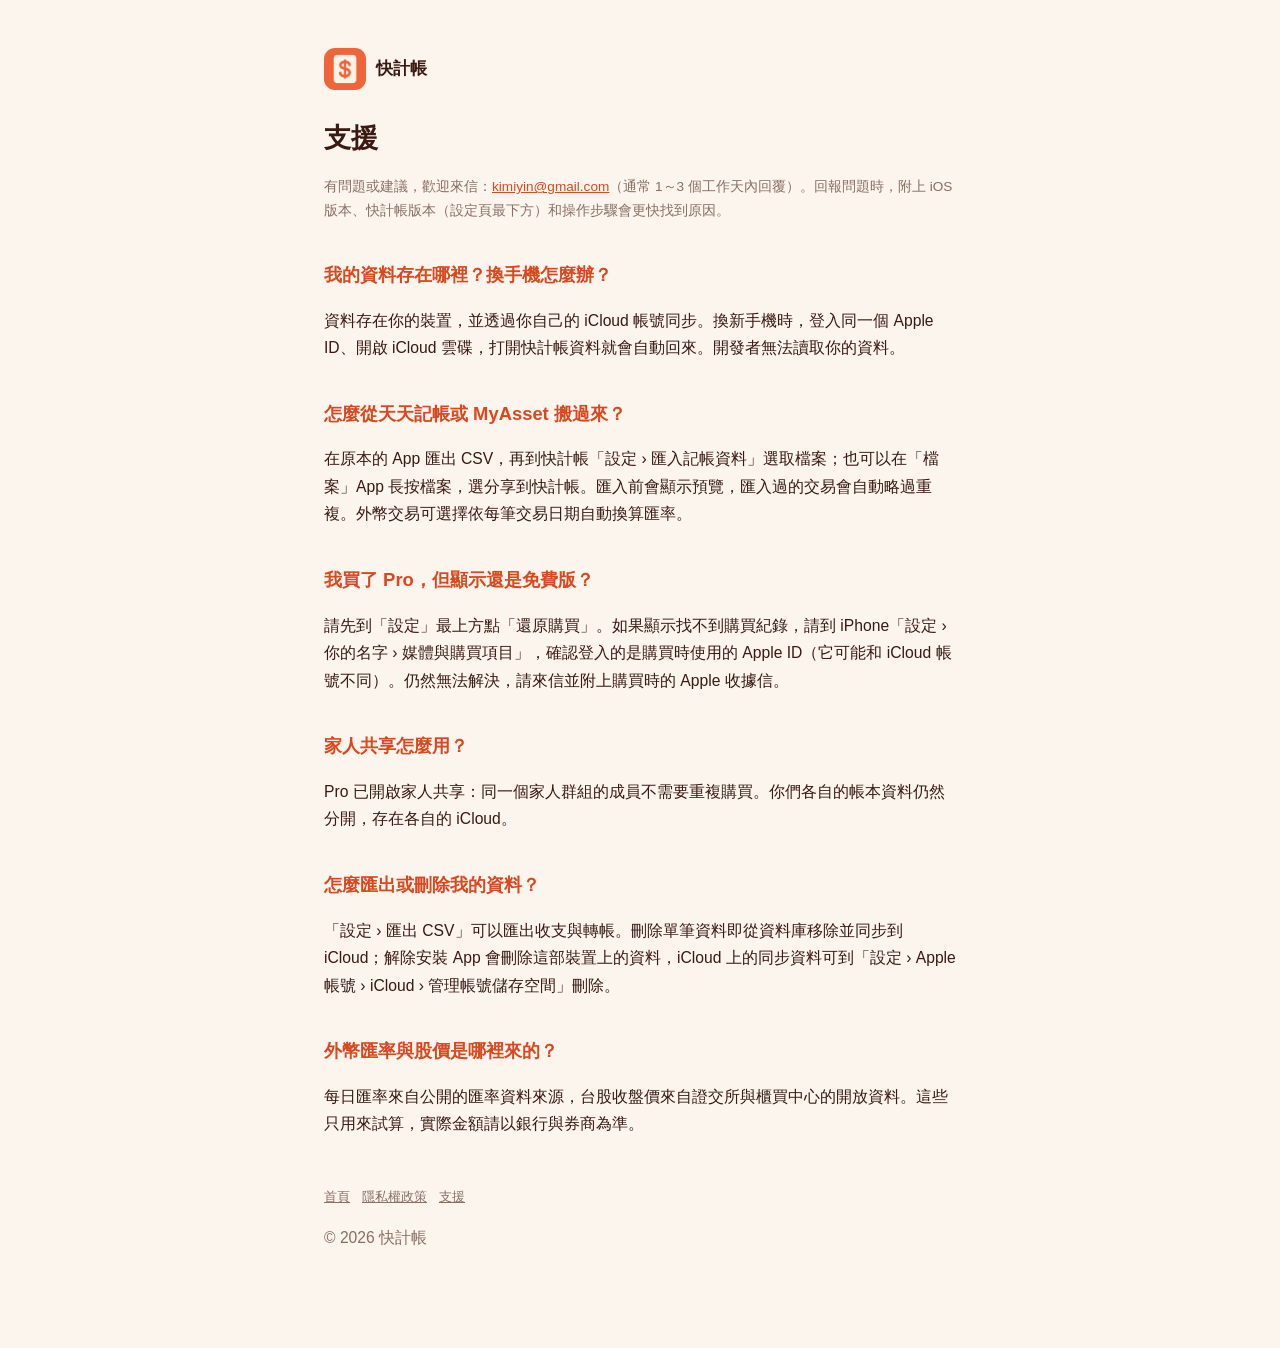
<file: support.html>
<!DOCTYPE html>
<html lang="zh-Hant">
<head>
<meta charset="utf-8">
<meta name="viewport" content="width=device-width, initial-scale=1">
<title>支援 — 快計帳</title>
<meta name="description" content="快計帳的常見問題與聯絡方式。">
<link rel="icon" href="favicon.ico" sizes="any">
<link rel="icon" type="image/png" sizes="32x32" href="favicon-32.png">
<link rel="apple-touch-icon" sizes="180x180" href="apple-touch-icon.png">
<link rel="manifest" href="site.webmanifest">
<meta name="apple-mobile-web-app-title" content="快計帳">
<link rel="stylesheet" href="style.css">
</head>
<body>
<main>
  <div class="brand"><a href="./"><img src="icon-192.png" alt="" width="42" height="42"><div class="name">快計帳</div></a></div>

  <h1>支援</h1>
  <p class="updated">有問題或建議，歡迎來信：<a href="mailto:kimiyin@gmail.com">kimiyin@gmail.com</a>（通常 1～3 個工作天內回覆）。回報問題時，附上 iOS 版本、快計帳版本（設定頁最下方）和操作步驟會更快找到原因。</p>

  <h2>我的資料存在哪裡？換手機怎麼辦？</h2>
  <p>資料存在你的裝置，並透過你自己的 iCloud 帳號同步。換新手機時，登入同一個 Apple ID、開啟 iCloud 雲碟，打開快計帳資料就會自動回來。開發者無法讀取你的資料。</p>

  <h2>怎麼從天天記帳或 MyAsset 搬過來？</h2>
  <p>在原本的 App 匯出 CSV，再到快計帳「設定 › 匯入記帳資料」選取檔案；也可以在「檔案」App 長按檔案，選分享到快計帳。匯入前會顯示預覽，匯入過的交易會自動略過重複。外幣交易可選擇依每筆交易日期自動換算匯率。</p>

  <h2>我買了 Pro，但顯示還是免費版？</h2>
  <p>請先到「設定」最上方點「還原購買」。如果顯示找不到購買紀錄，請到 iPhone「設定 › 你的名字 › 媒體與購買項目」，確認登入的是購買時使用的 Apple ID（它可能和 iCloud 帳號不同）。仍然無法解決，請來信並附上購買時的 Apple 收據信。</p>

  <h2>家人共享怎麼用？</h2>
  <p>Pro 已開啟家人共享：同一個家人群組的成員不需要重複購買。你們各自的帳本資料仍然分開，存在各自的 iCloud。</p>

  <h2>怎麼匯出或刪除我的資料？</h2>
  <p>「設定 › 匯出 CSV」可以匯出收支與轉帳。刪除單筆資料即從資料庫移除並同步到 iCloud；解除安裝 App 會刪除這部裝置上的資料，iCloud 上的同步資料可到「設定 › Apple 帳號 › iCloud › 管理帳號儲存空間」刪除。</p>

  <h2>外幣匯率與股價是哪裡來的？</h2>
  <p>每日匯率來自公開的匯率資料來源，台股收盤價來自證交所與櫃買中心的開放資料。這些只用來試算，實際金額請以銀行與券商為準。</p>

  <footer>
    <a href="./">首頁</a><a href="privacy.html">隱私權政策</a><a href="support.html">支援</a>
    <p>© 2026 快計帳</p>
  </footer>
</main>
</body>
</html>
</file>
<file: style.css>
:root {
  --bg: #FBF5EE;
  --card: #FFFFFF;
  --deep: #3A1A12;
  --accent: #D9481F;
  --muted: #8A6F63;
  --border: #F0DDD0;
  color-scheme: light dark;
}
@media (prefers-color-scheme: dark) {
  :root {
    --bg: #1A0F0B; --card: #25150F; --border: #3A2218;
    --deep: #F5E9DF; --accent: #FF8A63; --muted: #B49A8C;
  }
}
* { box-sizing: border-box; }
body {
  margin: 0;
  background: var(--bg);
  color: var(--deep);
  font-family: -apple-system, BlinkMacSystemFont, "Segoe UI", "Noto Sans TC", sans-serif;
  line-height: 1.75;
}
main {
  max-width: 680px;
  margin: 0 auto;
  padding: 48px 24px 80px;
}
h1 { font-size: 1.7rem; margin: 0 0 4px; }
h2 { font-size: 1.15rem; margin: 36px 0 8px; color: var(--accent); }
p, li { font-size: 0.98rem; }
.updated { color: var(--muted); font-size: 0.85rem; margin-bottom: 28px; }
nav.top { margin-bottom: 32px; font-size: 0.9rem; }
nav.top a { color: var(--accent); text-decoration: none; margin-right: 14px; }
nav.top a:hover { text-decoration: underline; }
.brand { display: flex; align-items: center; gap: 10px; margin-bottom: 24px; }
.brand a { display: flex; align-items: center; gap: 10px; color: inherit; text-decoration: none; }
.brand img { width: 42px; height: 42px; border-radius: 11px; }
.brand .name { font-weight: 600; font-size: 1.05rem; }
.hero { text-align: center; padding: 8px 0 12px; }
.hero img { width: 112px; height: 112px; border-radius: 26px; box-shadow: 0 8px 24px rgba(217, 72, 31, 0.25); }
.hero h1 { font-size: 2rem; margin-top: 16px; }
.hero .tag { color: var(--muted); margin: 4px 0 20px; }
.button {
  display: inline-block; background: var(--accent); color: #fff; text-decoration: none;
  padding: 12px 26px; border-radius: 999px; font-weight: 600;
}
@media (prefers-color-scheme: dark) { .button { color: #1A0F0B; } }
.card {
  background: var(--card); border: 1px solid var(--border);
  border-radius: 14px; padding: 20px 24px; margin: 16px 0;
}
.card h3 { margin: 0 0 6px; font-size: 1.02rem; }
.card p { margin: 0; color: var(--muted); }
.grid { display: grid; grid-template-columns: 1fr; gap: 0 16px; }
@media (min-width: 640px) { .grid { grid-template-columns: 1fr 1fr; } }
.tag-free, .tag-pro {
  display: inline-block; font-size: 0.72rem; padding: 1px 8px; border-radius: 999px;
  margin-left: 8px; vertical-align: middle; font-weight: 600;
}
.tag-free { background: var(--border); color: var(--muted); }
.tag-pro { background: var(--accent); color: #fff; }
@media (prefers-color-scheme: dark) { .tag-pro { color: #1A0F0B; } }
a { color: var(--accent); }
footer { color: var(--muted); font-size: 0.82rem; margin-top: 48px; }
footer a { color: var(--muted); margin-right: 12px; }
</file>
